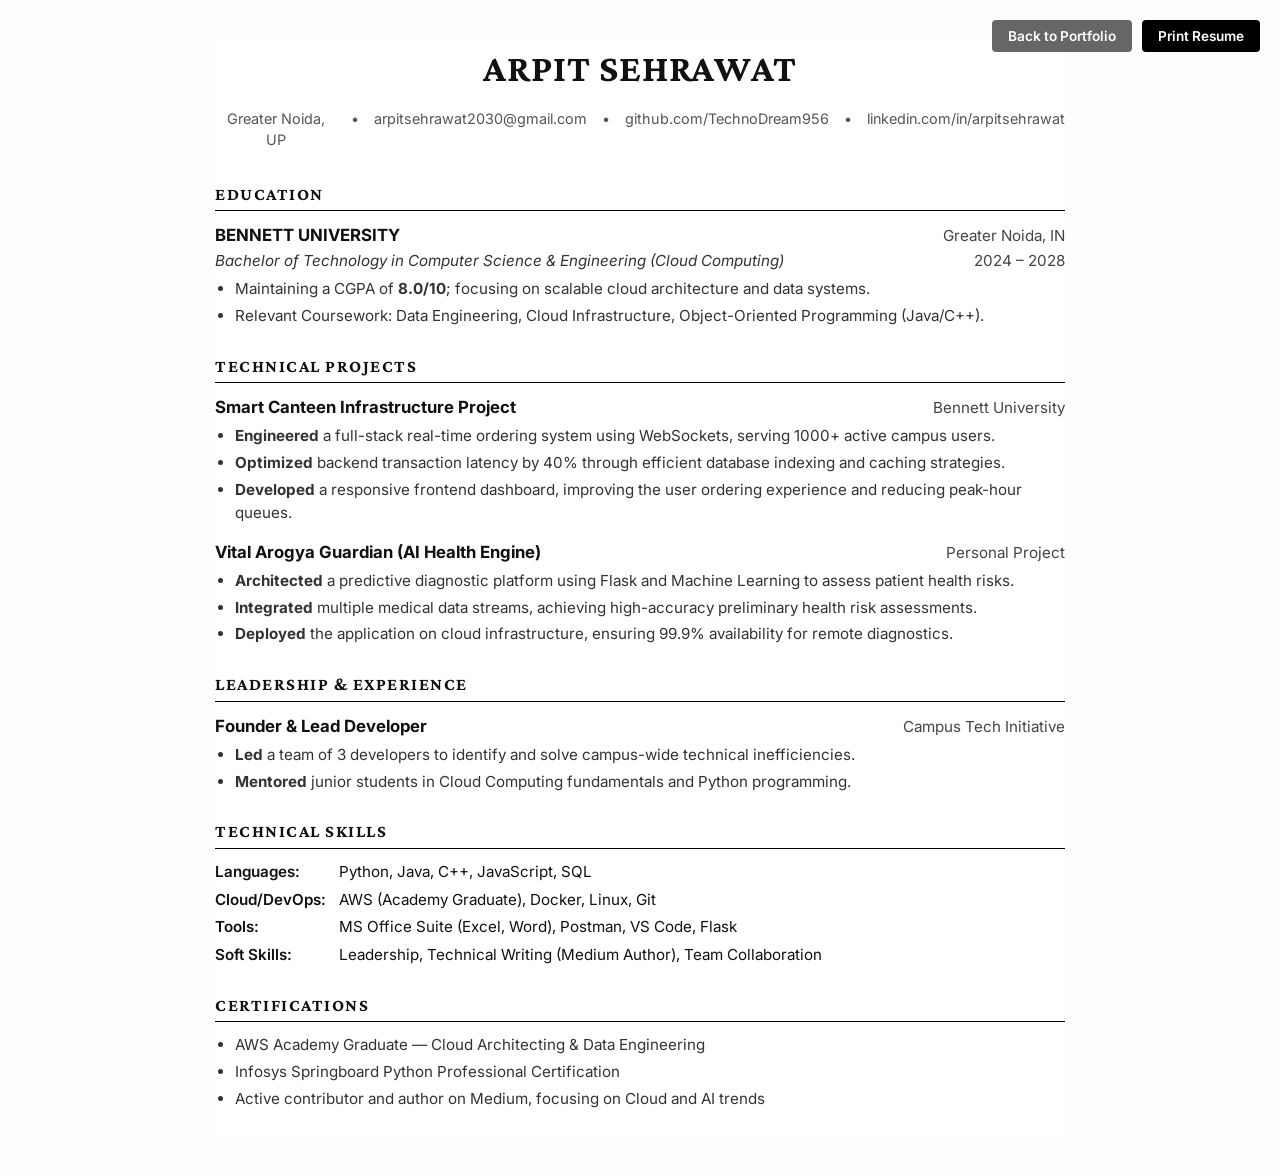
<file: resume.html>
<!DOCTYPE html>
<html lang="en">
<head>
  <meta charset="UTF-8" />
  <meta name="viewport" content="width=device-width, initial-scale=1.0" />
  <title>Resume — Arpit Sehrawat</title>
  <link href="https://fonts.googleapis.com/css2?family=Crimson+Pro:wght@400;600;700&family=Inter:wght@300;400;500;600&display=swap" rel="stylesheet" />
  <style>
    body {
      background: #fdfdfd;
      color: #111;
      font-family: 'Inter', sans-serif;
      margin: 0; padding: 40px;
      line-height: 1.5;
      display: flex; flex-direction: column; align-items: center;
    }
    .resume-paper {
      max-width: 850px; width: 100%;
      background: white;
      padding: 0;
    }
    header {
      text-align: center;
      margin-bottom: 30px;
    }
    h1 {
      font-family: 'Crimson Pro', serif;
      font-size: 2.4rem; font-weight: 700;
      margin: 0 0 10px; text-transform: uppercase; letter-spacing: 1px;
    }
    .contact-info {
      font-size: 0.9rem; color: #555;
      display: flex; justify-content: center; gap: 15px;
    }
    .contact-info a { color: #555; text-decoration: none; }
    .contact-info a:hover { text-decoration: underline; }

    section { margin-bottom: 25px; width: 100%; }
    .section-title {
      font-family: 'Crimson Pro', serif;
      font-size: 1.1rem; font-weight: 700;
      text-transform: uppercase; letter-spacing: 1.5px;
      border-bottom: 1.5px solid #000;
      padding-bottom: 3px; margin-bottom: 12px;
    }

    .entry { margin-bottom: 15px; }
    .entry-header {
      display: flex; justify-content: space-between; align-items: baseline;
      margin-bottom: 2px;
    }
    .entry-header strong { font-size: 1.05rem; }
    .entry-header em { font-style: italic; font-size: 0.95rem; color: #333; }
    .entry-header span { font-size: 0.95rem; color: #444; }

    ul {
      margin: 5px 0 0; padding-left: 20px;
      list-style-type: disc;
    }
    li {
      font-size: 0.95rem; color: #333;
      margin-bottom: 4px;
    }

    .skills-grid {
      display: flex; flex-direction: column; gap: 5px;
    }
    .skills-row { font-size: 0.95rem; }
    .skills-row strong { font-weight: 600; width: 120px; display: inline-block; }

    .print-controls {
      position: fixed; top: 20px; right: 20px;
      display: flex; gap: 10px;
    }
    .btn {
      padding: 8px 16px; background: #000; color: #fff;
      border: none; border-radius: 4px; cursor: pointer;
      font-family: 'Inter'; font-weight: 600; font-size: 0.85rem;
    }
    .btn.back { background: #666; }

    @media print {
      .print-controls { display: none; }
      body { padding: 0; background: white; }
      .resume-paper { width: 100%; padding: 0; box-shadow: none; }
    }
  </style>
</head>
<body>
  <div class="print-controls">
    <button class="btn back" onclick="location.href='index.html'">Back to Portfolio</button>
    <button class="btn" onclick="window.print()">Print Resume</button>
  </div>

  <div class="resume-paper">
    <header>
      <h1>Arpit Sehrawat</h1>
      <div class="contact-info">
        <span>Greater Noida, UP</span>
        <span>•</span>
        <a href="mailto:arpitsehrawat2030@gmail.com">arpitsehrawat2030@gmail.com</a>
        <span>•</span>
        <a href="https://github.com/TechnoDream956">github.com/TechnoDream956</a>
        <span>•</span>
        <a href="https://linkedin.com">linkedin.com/in/arpitsehrawat</a>
      </div>
    </header>

    <section>
      <div class="section-title">Education</div>
      <div class="entry">
        <div class="entry-header">
          <strong>BENNETT UNIVERSITY</strong>
          <span>Greater Noida, IN</span>
        </div>
        <div class="entry-header">
          <em>Bachelor of Technology in Computer Science & Engineering (Cloud Computing)</em>
          <span>2024 – 2028</span>
        </div>
        <ul>
          <li>Maintaining a CGPA of <strong>8.0/10</strong>; focusing on scalable cloud architecture and data systems.</li>
          <li>Relevant Coursework: Data Engineering, Cloud Infrastructure, Object-Oriented Programming (Java/C++).</li>
        </ul>
      </div>
    </section>

    <section>
      <div class="section-title">Technical Projects</div>
      <div class="entry">
        <div class="entry-header">
          <strong>Smart Canteen Infrastructure Project</strong>
          <span>Bennett University</span>
        </div>
        <ul>
          <li><strong>Engineered</strong> a full-stack real-time ordering system using WebSockets, serving 1000+ active campus users.</li>
          <li><strong>Optimized</strong> backend transaction latency by 40% through efficient database indexing and caching strategies.</li>
          <li><strong>Developed</strong> a responsive frontend dashboard, improving the user ordering experience and reducing peak-hour queues.</li>
        </ul>
      </div>
      <div class="entry">
        <div class="entry-header">
          <strong>Vital Arogya Guardian (AI Health Engine)</strong>
          <span>Personal Project</span>
        </div>
        <ul>
          <li><strong>Architected</strong> a predictive diagnostic platform using Flask and Machine Learning to assess patient health risks.</li>
          <li><strong>Integrated</strong> multiple medical data streams, achieving high-accuracy preliminary health risk assessments.</li>
          <li><strong>Deployed</strong> the application on cloud infrastructure, ensuring 99.9% availability for remote diagnostics.</li>
        </ul>
      </div>
    </section>

    <section>
      <div class="section-title">Leadership & Experience</div>
      <div class="entry">
        <div class="entry-header">
          <strong>Founder & Lead Developer</strong>
          <span>Campus Tech Initiative</span>
        </div>
        <ul>
          <li><strong>Led</strong> a team of 3 developers to identify and solve campus-wide technical inefficiencies.</li>
          <li><strong>Mentored</strong> junior students in Cloud Computing fundamentals and Python programming.</li>
        </ul>
      </div>
    </section>

    <section>
      <div class="section-title">Technical Skills</div>
      <div class="skills-grid">
        <div class="skills-row"><strong>Languages:</strong> Python, Java, C++, JavaScript, SQL</div>
        <div class="skills-row"><strong>Cloud/DevOps:</strong> AWS (Academy Graduate), Docker, Linux, Git</div>
        <div class="skills-row"><strong>Tools:</strong> MS Office Suite (Excel, Word), Postman, VS Code, Flask</div>
        <div class="skills-row"><strong>Soft Skills:</strong> Leadership, Technical Writing (Medium Author), Team Collaboration</div>
      </div>
    </section>

    <section>
      <div class="section-title">Certifications</div>
      <ul>
        <li>AWS Academy Graduate — Cloud Architecting & Data Engineering</li>
        <li>Infosys Springboard Python Professional Certification</li>
        <li>Active contributor and author on Medium, focusing on Cloud and AI trends</li>
      </ul>
    </section>
  </div>
</body>
</html>
</file>
